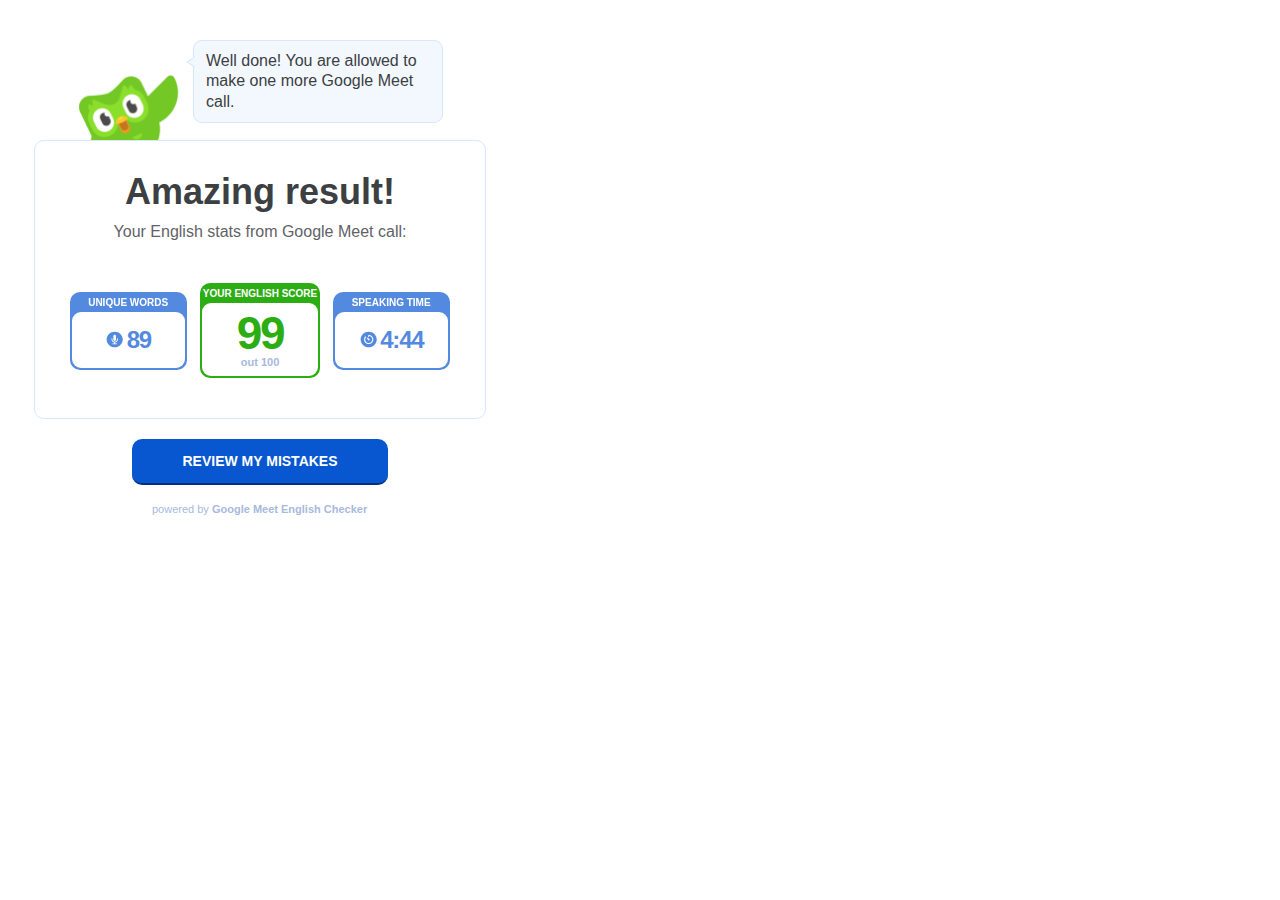
<file: popup/index.html>
<!DOCTYPE html>
<html lang="en">
<head>
  <meta charset="UTF-8">
  <meta http-equiv="X-UA-Compatible" content="IE=edge">
  <meta name="viewport" content="width=device-width, initial-scale=1.0">
  <link rel="stylesheet" href="./vars.css">
  <link rel="stylesheet" href="./style.css">
  
  
  <style>
   a,
   button,
   input,
   select,
   h1,
   h2,
   h3,
   h4,
   h5,
   * {
       box-sizing: border-box;
       margin: 0;
       padding: 0;
       border: none;
       text-decoration: none;
       background: none;
   
       -webkit-font-smoothing: antialiased;
   }
   
   menu, ol, ul {
       list-style-type: none;
       margin: 0;
       padding: 0;
   }
   </style>
  <title>Document</title>
</head>
<body>
  <div class="popup-body">
    <div class="message">
      <div class="message2">
        <img class="mascot" src="mascot0.png" />
        <div class="message-container">
          <img class="speech-bubble" src="speech-bubble0.svg" />
          <div class="message-text">
            Well done! You are allowed to make one more Google Meet call.
          </div>
        </div>
      </div>
      <div class="feedback-body">
        <div class="feedback-container">
          <div class="feedback-title">Amazing result!</div>
          <div class="feedback-subtitle">
            Your English stats from Google Meet call:
          </div>
        </div>
        <div class="stats-container">
          <div class="stat">
            <div class="stat-value-container">
              <div class="microphone-circle-fill-1">
                <img class="group" src="group0.svg" />
              </div>
              <div class="stat-value">89</div>
            </div>
            <div class="stat-label-container">
              <div class="stat-label">Unique words</div>
            </div>
          </div>
          <div class="stat2">
            <div class="stat-value-container2">
              <div class="stat-value2">99</div>
              <div class="stat-unit">out 100</div>
            </div>
            <div class="stat-label-container">
              <div class="stat-label2">YOUR English Score</div>
            </div>
          </div>
          <div class="stat">
            <div class="stat-value-container">
              <div class="timer-circle-fill-1">
                <img class="group2" src="group1.svg" />
              </div>
              <div class="stat-value">4:44</div>
            </div>
            <div class="stat-label-container">
              <div class="stat-label">Speaking time</div>
            </div>
          </div>
        </div>
      </div>
    </div>
    <div class="button">
      <div class="button-text">REVIEW MY MISTAKES</div>
    </div>
    <div class="footer-text">
      <span>
        <span class="footer-text-span">powered by</span>
        <span class="footer-text-span2">Google Meet English Checker</span>
      </span>
    </div>
  </div>
  
</body>
</html>
</file>
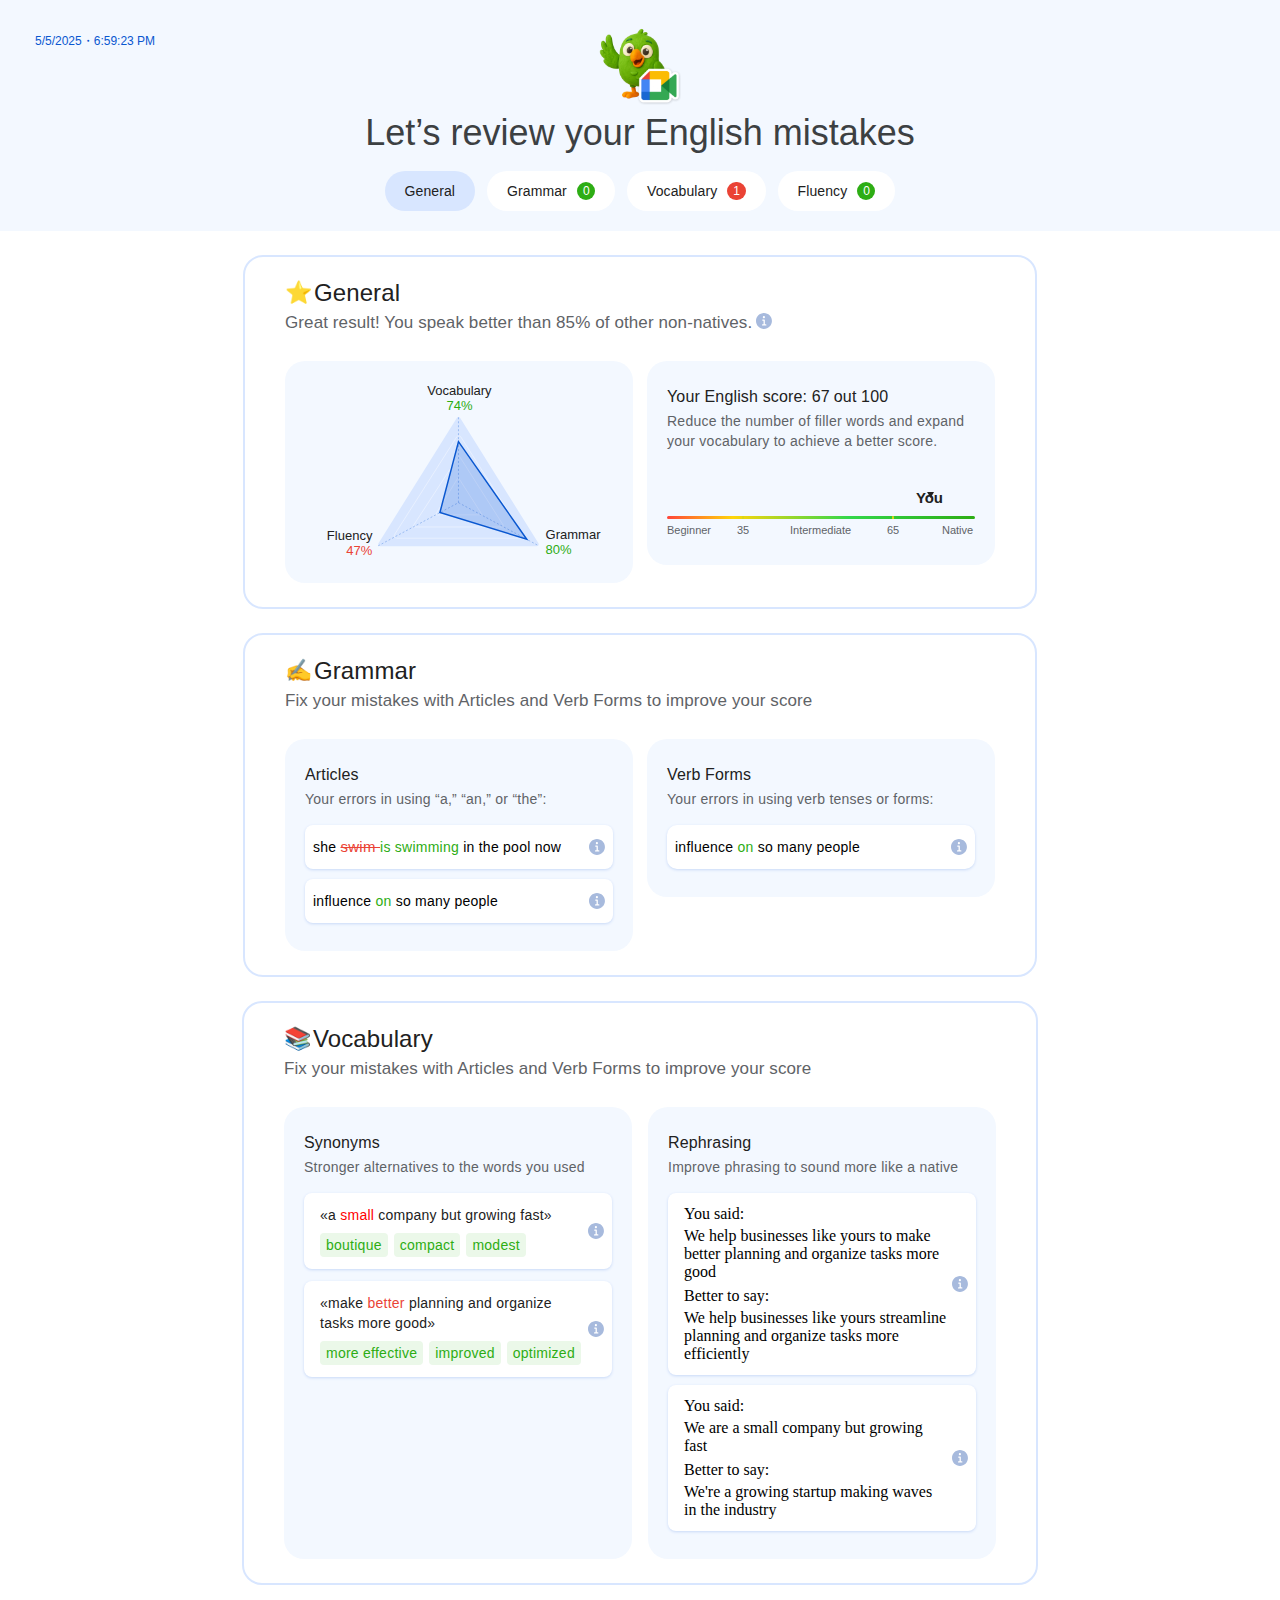
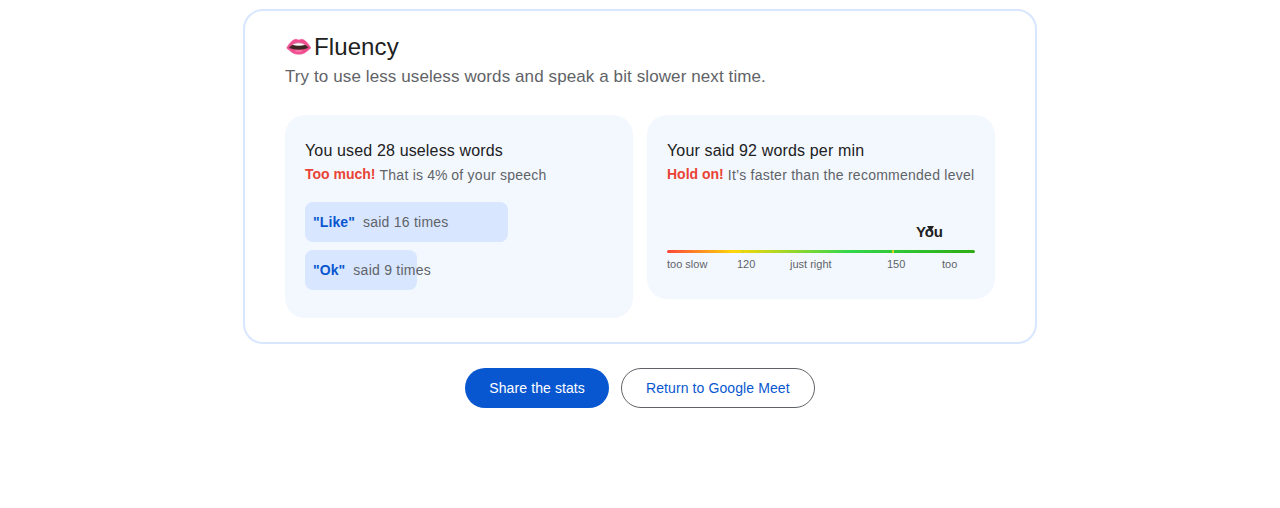
<file: post-meeting/index.html>
<!DOCTYPE html>
<html lang="en">
<head>
  <meta charset="UTF-8">
  <meta http-equiv="X-UA-Compatible" content="IE=edge">
  <meta name="viewport" content="width=device-width, initial-scale=1.0">
  <link rel="stylesheet" href="./vars.css">
  <link rel="stylesheet" href="./style.css">
  
  
  <style>
   a,
   button,
   input,
   select,
   h1,
   h2,
   h3,
   h4,
   h5,
   * {
       box-sizing: border-box;
       margin: 0;
       padding: 0;
       border: none;
       text-decoration: none;
       background: none;
   
       -webkit-font-smoothing: antialiased;
   }
   
   menu, ol, ul {
       list-style-type: none;
       margin: 0;
       padding: 0;
   }
   </style>
  <title>Document</title>
</head>
<body>
  <div class="general">
    <div class="hero">
      <div class="header-hero">
        <img
          class="adobe-express-file-1-2-1"
          src="src/adobe-express-file-1-2-10.png"
        />
        <h1>Let’s review your English mistakes</h1>
      </div>
      <div class="menu-tabs">
        <div class="general-tab tab-selected">
          <div class="label">General</div>
        </div>
        <div class="grammar-tab">
          <div class="label">Grammar</div>
          <div class="badge-green">
            <div class="badge-label">0</div>
          </div>
        </div>
        <div class="vocabulary-tab">
          <div class="label">Vocabulary</div>
          <div class="badge-red">
            <div class="badge-label">1</div>
          </div>
        </div>
        <div class="fluency-tab">
          <div class="label">Fluency</div>
          <div class="badge-green">
            <div class="badge-label">0</div>
          </div>
        </div>
      </div>
      <div class="meeting-info">5/5/2025・6:59:23 PM</div>
    </div>
    <div class="general-tab-body">
      <div class="general-header">
        <div class="header2">
          <div class="icon">⭐️</div>
          <div class="h-2-header">General</div>
        </div>
        <div class="frame-565">
          <div class="paragraph">
            Great result! You speak better than 85% of other non-natives.
          </div>
          <div class="info-circle-fill-1">
            <img class="group" src="src/group0.svg" />
          </div>
        </div>
      </div>
      <div class="general-cards">
        <div class="scale-card">
          <div class="frame-564">
            <div class="group-564">
              <img class="background" src="src/background0.svg" />
              <div class="frame-420">
                <div class="title">
                  <span>
                    <span class="title-span">Fluency</span>
                    <span class="title-span2">
                      <br />
                    </span>
                    <span class="title-span3">47%</span>
                  </span>
                </div>
              </div>
              <div class="frame-421">
                <div class="title2">
                  <span>
                    <span class="title-2-span">Grammar</span>
                    <span class="title-2-span2">
                      <br />
                    </span>
                    <span class="title-2-span3">80%</span>
                  </span>
                </div>
              </div>
              <div class="frame-422">
                <div class="title3">
                  <span>
                    <span class="title-3-span">Vocabulary</span>
                    <span class="title-3-span2">
                      <br />
                    </span>
                    <span class="title-3-span3">74%</span>
                  </span>
                </div>
              </div>
            </div>
          </div>
        </div>
        <div class="pace-card">
          <div class="text-section">
            <div class="frame-569">
              <div class="h-3-header">Your English score: 67</div>
              <div class="h-3-header2">out 100</div>
            </div>
            <div class="text">
              <div
                class="reduce-the-number-of-filler-words-and-expand-your-vocabulary-to-achieve-a-better-score"
              >
                Reduce the number of filler words and expand your vocabulary to
                achieve a better score.
              </div>
            </div>
          </div>
          <div class="speed-scale">
            <div class="header3">
              <div class="boring">You</div>
            </div>
            <img class="scale" src="src/scale0.svg" />
            <img class="polygon-1" src="src/polygon-10.svg" />
            <div class="bottom">
              <div class="_150">65</div>
              <div class="_120">35</div>
              <div class="normal">Intermediate</div>
              <div class="fast">Native</div>
              <div class="boring2">Beginner</div>
            </div>
          </div>
        </div>
      </div>
    </div>
    <div class="grammar-tab-body">
      <div class="grammar-header">
        <div class="grammar-header2">
          <div class="icon">✍️</div>
          <div class="h-2-header">Grammar</div>
        </div>
        <div class="paragraph">
          Fix your mistakes with Articles and Verb Forms to improve your score
        </div>
      </div>
      <div class="grammar-cards">
        <div class="grammar-card">
          <div class="text-section">
            <div class="h-3-header">Articles</div>
            <div class="text">
              <div class="your-errors-in-using-a-an-or-the">
                Your errors in using “a,” “an,” or “the”:
              </div>
            </div>
          </div>
          <div class="grammar-errors">
            <div class="grammar-error">
              <div class="she-swim-is-swimming-in-the-pool-now">
                <span>
                  <span class="she-swim-is-swimming-in-the-pool-now-span">she</span>
                  <span class="she-swim-is-swimming-in-the-pool-now-span2">
                    swim
                  </span>
                  <span class="she-swim-is-swimming-in-the-pool-now-span"></span>
                  <span class="she-swim-is-swimming-in-the-pool-now-span3">
                    is swimming
                  </span>
                  <span class="she-swim-is-swimming-in-the-pool-now-span">
                    in the pool now
                  </span>
                </span>
              </div>
              <div class="info-circle-fill-1">
                <img class="group" src="src/group0.svg" />
              </div>
            </div>
            <div class="grammar-error">
              <div class="influence-on-so-many-people">
                <span>
                  <span class="influence-on-so-many-people-span">influence</span>
                  <span class="influence-on-so-many-people-span2">on</span>
                  <span class="influence-on-so-many-people-span">
                    so many people
                  </span>
                </span>
              </div>
              <div class="info-circle-fill-1">
                <img class="group2" src="src/group0.svg" />
              </div>
            </div>
          </div>
        </div>
        <div class="grammar-card">
          <div class="text-section">
            <div class="h-3-header">Verb Forms</div>
            <div class="text">
              <div class="your-errors-in-using-verb-tenses-or-forms">
                Your errors in using verb tenses or forms:
              </div>
            </div>
          </div>
          <div class="grammar-errors">
            <div class="grammar-error2">
              <div class="influence-on-so-many-people">
                <span>
                  <span class="influence-on-so-many-people-span">influence</span>
                  <span class="influence-on-so-many-people-span2">on</span>
                  <span class="influence-on-so-many-people-span">
                    so many people
                  </span>
                </span>
              </div>
              <div class="info-circle-fill-1">
                <img class="group3" src="src/group0.svg" />
              </div>
            </div>
          </div>
        </div>
      </div>
    </div>
    <div class="vocabulary-tab-body">
      <div class="vocabulary-header">
        <div class="header2">
          <div class="icon">📚</div>
          <div class="h-2-header">Vocabulary</div>
        </div>
        <div class="paragraph">
          Fix your mistakes with Articles and Verb Forms to improve your score
        </div>
      </div>
      <div class="vocabulary-cards">
        <div class="synonyms">
          <div class="text-section">
            <div class="h-3-header">Synonyms</div>
            <div class="text">
              <div class="stronger-alternatives-to-the-words-you-used">
                Stronger alternatives to the words you used
              </div>
            </div>
          </div>
          <div class="synonyms-cards">
            <div class="synonyms-card">
              <div class="synonyms-card-block">
                <div class="a-small-company-but-growing-fast">
                  <span>
                    <span class="a-small-company-but-growing-fast-span">«a</span>
                    <span class="a-small-company-but-growing-fast-span2">
                      small
                    </span>
                    <span class="a-small-company-but-growing-fast-span">
                      company but growing fast»
                    </span>
                  </span>
                </div>
                <div class="words">
                  <div class="word">
                    <div class="boutique">boutique</div>
                  </div>
                  <div class="word">
                    <div class="compact">compact</div>
                  </div>
                  <div class="word">
                    <div class="modest">modest</div>
                  </div>
                </div>
              </div>
              <div class="info-circle-fill-1">
                <img class="group" src="src/group0.svg" />
              </div>
            </div>
            <div class="synonyms-card">
              <div class="synonyms-card-block">
                <div class="make-better-planning-and-organize-tasks-more-good">
                  <span>
                    <span
                      class="make-better-planning-and-organize-tasks-more-good-span"
                    >
                      «make
                    </span>
                    <span
                      class="make-better-planning-and-organize-tasks-more-good-span2"
                    >
                      better
                    </span>
                    <span
                      class="make-better-planning-and-organize-tasks-more-good-span"
                    >
                      planning and organize tasks more good»
                    </span>
                  </span>
                </div>
                <div class="words">
                  <div class="word">
                    <div class="more-effective">more effective</div>
                  </div>
                  <div class="word">
                    <div class="improved">improved</div>
                  </div>
                  <div class="word">
                    <div class="optimized">optimized</div>
                  </div>
                </div>
              </div>
              <div class="info-circle-fill-1">
                <img class="group2" src="src/group0.svg" />
              </div>
            </div>
          </div>
        </div>
        <div class="rephrasing">
          <div class="text-section">
            <div class="h-3-header">Rephrasing</div>
            <div class="text">
              <div class="improve-phrasing-to-sound-more-like-a-native">
                Improve phrasing to sound more like a native
              </div>
            </div>
          </div>
          <div class="rephrasing-cards">
            <div class="rephrasing-card">
              <div class="rephrasing-card-block">
                <div class="you-said">
                  <div class="you-said2">You said:</div>
                  <div
                    class="we-help-businesses-like-yours-to-make-better-planning-and-organize-tasks-more-good"
                  >
                    We help businesses like yours to make better planning and
                    organize tasks more good
                  </div>
                </div>
                <div class="better-to-say">
                  <div class="better-to-say2">Better to say:</div>
                  <div
                    class="we-help-businesses-like-yours-streamline-planning-and-organize-tasks-more-efficiently"
                  >
                    We help businesses like yours streamline planning and organize
                    tasks more efficiently
                  </div>
                </div>
              </div>
              <div class="info-circle-fill-1">
                <img class="group3" src="src/group0.svg" />
              </div>
            </div>
            <div class="rephrasing-card">
              <div class="rephrasing-card-block">
                <div class="you-said">
                  <div class="you-said2">You said:</div>
                  <div class="we-are-a-small-company-but-growing-fast">
                    We are a small company but growing fast
                  </div>
                </div>
                <div class="better-to-say">
                  <div class="better-to-say2">Better to say:</div>
                  <div class="we-re-a-growing-startup-making-waves-in-the-industry">
                    We&#039;re a growing startup making waves in the industry
                  </div>
                </div>
              </div>
              <div class="info-circle-fill-1">
                <img class="group4" src="src/group0.svg" />
              </div>
            </div>
          </div>
        </div>
      </div>
    </div>
    <div class="fluency-tab-body">
      <div class="header">
        <div class="header2">
          <div class="icon">👄</div>
          <div class="h-2-header">Fluency</div>
        </div>
        <div class="paragraph">
          Try to use less useless words and speak a bit slower next time.
        </div>
      </div>
      <div class="fluency-cards">
        <div class="fillers-card">
          <div class="text-section">
            <div class="h-3-header">You used 28 useless words</div>
            <div class="text">
              <div class="colored-label">
                <div class="red-label">
                  <div class="great-job">Too much!</div>
                </div>
              </div>
              <div class="that-is-4-of-your-speech">
                <span>
                  <span class="that-is-4-of-your-speech-span">That is</span>
                  <span class="that-is-4-of-your-speech-span2">4%</span>
                  <span class="that-is-4-of-your-speech-span">of your speech</span>
                </span>
              </div>
            </div>
          </div>
          <div class="histogram">
            <div class="histogram-block">
              <div class="filler"></div>
              <div class="filler-content">
                <div class="supporting-text">&quot;Like&quot;</div>
                <div class="supporting-text2">said 16 times</div>
              </div>
            </div>
            <div class="histogram-block">
              <div class="filler2"></div>
              <div class="filler-content">
                <div class="supporting-text">&quot;Ok&quot;</div>
                <div class="supporting-text2">said 9 times</div>
              </div>
            </div>
          </div>
        </div>
        <div class="pace-card">
          <div class="text-section">
            <div class="h-3-header2">Your said 92 words per min</div>
            <div class="text">
              <div class="colored-label">
                <div class="red-label">
                  <div class="great-job2">Hold on!</div>
                </div>
              </div>
              <div class="it-s-faster-than-the-recommended-level">
                It’s faster than the recommended level
              </div>
            </div>
          </div>
          <div class="speed-scale">
            <div class="header3">
              <div class="boring">You</div>
            </div>
            <img class="scale" src="src/scale0.svg" />
            <img class="polygon-1" src="src/polygon-10.svg" />
            <div class="bottom">
              <div class="_150">150</div>
              <div class="_120">120</div>
              <div class="normal">just right</div>
              <div class="fast">too fast</div>
              <div class="boring2">too slow</div>
            </div>
          </div>
        </div>
      </div>
    </div>
    
    <div class="buttons">
      <div class="share-button">
        <div class="state-layer">
          <div class="label-text">Share the stats</div>
        </div>
      </div>
      <div class="return-button">
        <div class="state-layer">
          <div class="label-text2">Return to Google Meet</div>
        </div>
      </div>
    </div>
  </div>

  
</body>
</html>
</file>
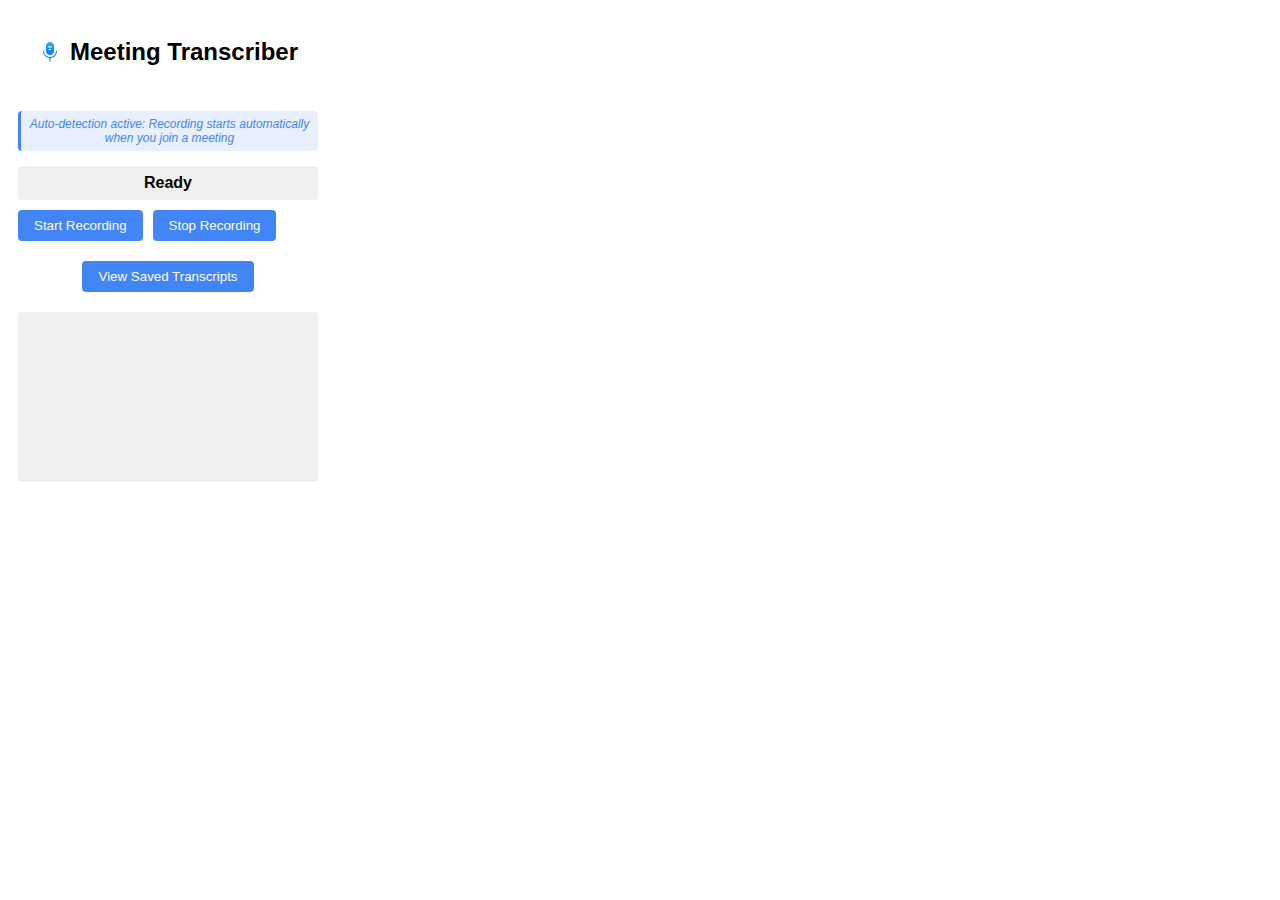
<file: popup.html>
<!DOCTYPE html>
<html>
<head>
  <title>Meeting Transcriber</title>
  <style>
    body {
      width: 300px;
      font-family: Arial, sans-serif;
      padding: 10px;
    }
    .container {
      display: flex;
      flex-direction: column;
      gap: 10px;
    }
    .button-group {
      display: flex;
      gap: 10px;
    }
    button {
      padding: 8px 16px;
      cursor: pointer;
      background-color: #4285f4;
      color: white;
      border: none;
      border-radius: 4px;
    }
    button:hover {
      background-color: #3367d6;
    }
    button:disabled {
      background-color: #cccccc;
      cursor: not-allowed;
    }
    .status {
      padding: 8px 10px;
      border-radius: 4px;
      background-color: #f0f0f0;
      text-align: center;
      font-weight: bold;
    }
    .status.recording {
      background-color: #ffd0d0;
      color: #d32f2f;
    }
    .status.transcribing {
      background-color: #d0f0ff;
      color: #0277bd;
    }
    #debugArea {
      margin-top: 10px;
      padding: 10px;
      background-color: #f0f0f0;
      border-radius: 4px;
      height: 150px;
      overflow-y: auto;
      white-space: pre-wrap;
      word-break: break-word;
    }
    .view-transcripts {
      margin-top: 10px;
      text-align: center;
    }
    .auto-detect-info {
      font-size: 12px;
      color: #4285f4;
      margin: 5px 0;
      text-align: center;
      font-style: italic;
      background-color: #e8f0fe;
      padding: 6px;
      border-radius: 4px;
      border-left: 3px solid #4285f4;
    }
    .header {
      display: flex;
      align-items: center;
      justify-content: center;
      margin-bottom: 10px;
    }
    .header img {
      width: 24px;
      height: 24px;
      margin-right: 8px;
    }
  </style>
</head>
<body>
  <div class="container">
    <div class="header">
      <img src="icon48.png" alt="Logo">
      <h2>Meeting Transcriber</h2>
    </div>
    <div class="auto-detect-info">Auto-detection active: Recording starts automatically when you join a meeting</div>
    <div id="status" class="status">Ready</div>
    <div class="button-group">
      <button id="startButton">Start Recording</button>
      <button id="stopButton">Stop Recording</button>
    </div>
    <div class="view-transcripts">
      <button id="viewTranscriptsButton">View Saved Transcripts</button>
    </div>
    <div id="debugArea"></div>
  </div>
  <script src="popup.js"></script>
</body>
</html>
</file>
<file: popup/vars.css>
/* Figma Styles of your File */
:root {
  /* Colors */
  --scale-red-red: linear-gradient(
    90deg,
    rgba(255, 69, 58, 1) 0%,
    rgba(255, 214, 10, 1) 18.50000023841858%,
    rgba(50, 215, 75, 1) 41.49999916553497%,
    rgba(50, 215, 75, 1) 60.50000190734863%,
    rgba(255, 214, 10, 1) 79.50000166893005%,
    rgba(255, 69, 58, 1) 100%
  );
  --scale-red-green: linear-gradient(
    90deg,
    rgba(255, 69, 58, 1) 0%,
    rgba(255, 214, 10, 1) 21.361538767814636%,
    rgba(50, 215, 75, 1) 58.858078718185425%,
    rgba(45, 173, 20, 1) 99.80074167251587%
  );

  /* Fonts */
  /* Effects */
}
/* Figma Color Variables of your File */
:root,
[data-variable-collection-mode="mode-1"] {
  /* mode-1 */
  --red: #ea4335;
  --text-black: #212121;
  --green: #2dad14;
  --blue: #0957d0;
  --text-grey: #5f6367;
  --white: #ffffff;
  --backgound-light-blue: #f3f8ff;
  --background-dark-blue: #d8e6ff;
  --header-black: #3c4042;
  --icon-blue: #a7badd;
  --grey: #c8ccd1;
}
</file>
<file: popup/style.css>
.popup-body,
.popup-body * {
  box-sizing: border-box;
}
.popup-body {
  background: #ffffff;
  border-radius: 40px;
  padding: 40px 35px 40px 35px;
  display: flex;
  flex-direction: column;
  gap: 20px;
  align-items: center;
  justify-content: flex-start;
  max-width: 520px;
  position: relative;
}
.message {
  display: flex;
  flex-direction: column;
  gap: 0px;
  align-items: center;
  justify-content: flex-start;
  flex-shrink: 0;
  max-width: 450px;
  position: relative;
}
.message2 {
  display: flex;
  flex-direction: column;
  gap: 5px;
  align-items: flex-start;
  justify-content: flex-start;
  flex-shrink: 0;
  width: 366px;
  height: 100px;
  position: relative;
}
.mascot {
  flex-shrink: 0;
  width: 104.06px;
  height: 71.32px;
  position: absolute;
  left: 0px;
  bottom: 0px;
  object-fit: cover;
  aspect-ratio: 104.06/71.32;
}
.message-container {
  background: var(--backgound-light-blue, #f3f8ff);
  border-radius: 9px;
  border-style: solid;
  border-color: var(--background-dark-blue, #d8e6ff);
  border-width: 1px;
  padding: 10px 12px 10px 12px;
  display: flex;
  flex-direction: row;
  gap: 10px;
  align-items: center;
  justify-content: center;
  flex-shrink: 0;
  width: 250px;
  position: absolute;
  right: 0px;
  top: 0px;
}
.speech-bubble {
  flex-shrink: 0;
  width: 9px;
  height: 11.67px;
  position: absolute;
  left: -8px;
  top: 15.17px;
  overflow: visible;
}
.message-text {
  color: var(--header-black, #3c4042);
  text-align: left;
  font-family: "Roboto-Regular", sans-serif;
  font-size: 16px;
  line-height: 20.25px;
  font-weight: 400;
  position: relative;
  flex: 1;
}
.feedback-body {
  border-radius: 10px;
  border-style: solid;
  border-color: var(--background-dark-blue, #d8e6ff);
  border-width: 1px;
  padding: 30px 35px 40px 35px;
  display: flex;
  flex-direction: column;
  gap: 40px;
  align-items: center;
  justify-content: flex-start;
  flex-shrink: 0;
  position: relative;
}
.feedback-container {
  display: flex;
  flex-direction: column;
  gap: 10.12px;
  align-items: center;
  justify-content: flex-start;
  align-self: stretch;
  flex-shrink: 0;
  height: 72px;
  position: relative;
}
.feedback-title {
  color: var(--header-black, #3c4042);
  text-align: center;
  font-family: "SfCompactRounded-Bold", sans-serif;
  font-size: 36px;
  font-weight: 700;
  position: relative;
}
.feedback-subtitle {
  color: var(--text-grey, #5f6367);
  text-align: center;
  font-family: "Roboto-Regular", sans-serif;
  font-size: 16px;
  font-weight: 400;
  position: relative;
}
.stats-container {
  display: flex;
  flex-direction: row;
  gap: 13px;
  align-items: center;
  justify-content: flex-start;
  flex-shrink: 0;
  position: relative;
}
.stat {
  background: linear-gradient(to left, #0957d0, #0957d0),
    linear-gradient(to left, #ffffff, #ffffff);
  border-radius: 10.12px;
  opacity: 0.7;
  padding: 20px 13px 2px 13px;
  display: flex;
  flex-direction: column;
  align-items: center;
  justify-content: flex-end;
  flex-shrink: 0;
  width: 117px;
  position: relative;
}
.stat-value-container {
  background: #ffffff;
  border-radius: 9px;
  padding: 0px 37.12px 0px 37.12px;
  display: flex;
  flex-direction: row;
  gap: 2.25px;
  align-items: center;
  justify-content: center;
  flex-shrink: 0;
  width: 113px;
  height: 56px;
  position: relative;
}
.microphone-circle-fill-1 {
  flex-shrink: 0;
  width: 18.39px;
  height: 17.94px;
  position: relative;
  overflow: hidden;
}
.group {
  width: 100%;
  height: 100%;
  position: absolute;
  right: 0%;
  left: 0%;
  bottom: 0%;
  top: 0%;
  overflow: visible;
}
.stat-value {
  color: var(--blue, #0957d0);
  text-align: center;
  font-family: "Roboto-Bold", sans-serif;
  font-size: 24px;
  letter-spacing: -0.05em;
  font-weight: 700;
  position: relative;
  display: flex;
  align-items: center;
  justify-content: center;
}
.stat-label-container {
  flex-shrink: 0;
  width: 116px;
  position: static;
}
.stat-label {
  color: var(--white, #ffffff);
  text-align: center;
  font-family: "SfCompactRounded-Bold", sans-serif;
  font-size: 10px;
  line-height: 9px;
  font-weight: 700;
  text-transform: uppercase;
  position: absolute;
  left: 0.16px;
  top: 6px;
  width: 116px;
  height: 9px;
}
.stat2 {
  background: linear-gradient(to left, #2dad14, #2dad14),
    linear-gradient(to left, #ffffff, #ffffff);
  border-radius: 10.12px;
  padding: 20px 13px 2px 13px;
  display: flex;
  flex-direction: column;
  align-items: center;
  justify-content: flex-end;
  flex-shrink: 0;
  width: 120px;
  position: relative;
}
.stat-value-container2 {
  background: #ffffff;
  border-radius: 9px;
  display: flex;
  flex-direction: column;
  gap: 2px;
  align-items: center;
  justify-content: center;
  flex-shrink: 0;
  width: 116px;
  height: 73px;
  position: relative;
  overflow: hidden;
}
.stat-value2 {
  color: var(--green, #2dad14);
  text-align: center;
  font-family: "Roboto-Bold", sans-serif;
  font-size: 46px;
  line-height: 44px;
  letter-spacing: -0.05em;
  font-weight: 700;
  position: relative;
  width: 112px;
  height: 44px;
  display: flex;
  align-items: center;
  justify-content: center;
}
.stat-unit {
  color: var(--icon-blue, #a7badd);
  text-align: center;
  font-family: "Roboto-ExtraBold", sans-serif;
  font-size: 11px;
  line-height: 11px;
  font-weight: 800;
  position: relative;
  width: 112.5px;
  display: flex;
  align-items: center;
  justify-content: center;
}
.stat-label2 {
  color: var(--white, #ffffff);
  text-align: center;
  font-family: "SfCompactRounded-Bold", sans-serif;
  font-size: 10px;
  line-height: 9px;
  font-weight: 700;
  text-transform: uppercase;
  position: absolute;
  left: 2px;
  top: 6px;
  width: 116px;
  height: 9px;
}
.timer-circle-fill-1 {
  flex-shrink: 0;
  width: 18.39px;
  height: 17.94px;
  position: relative;
  overflow: hidden;
  aspect-ratio: 18.39/17.94;
}
.group2 {
  width: 100%;
  height: 100%;
  position: absolute;
  right: 0%;
  left: 0%;
  bottom: 0%;
  top: 0%;
  overflow: visible;
}
.button {
  background: var(--blue, #0957d0);
  border-radius: 10px;
  border-style: solid;
  border-color: #00317c;
  border-width: 0px 0px 2px 0px;
  padding: 14px 50px 14px 50px;
  display: flex;
  flex-direction: row;
  gap: 5px;
  align-items: center;
  justify-content: center;
  flex-shrink: 0;
  position: relative;
}
.button-text {
  color: #ffffff;
  text-align: center;
  font-family: "Roboto-Bold", sans-serif;
  font-size: 14px;
  font-weight: 700;
  position: relative;
}
.footer-text {
  color: var(--icon-blue, #a7badd);
  text-align: center;
  font-family: "-", sans-serif;
  font-size: 11px;
  font-weight: 400;
  position: absolute;
  left: 152px;
  bottom: 10px;
}
.footer-text-span {
  font-family: "Roboto-Regular", sans-serif;
}
.footer-text-span2 {
  font-family: "Roboto-Bold", sans-serif;
  font-weight: 700;
}
</file>
<file: post-meeting/vars.css>
/* Figma Styles of your File */
:root {
  /* Colors */
  --scale-red-red: linear-gradient(
    90deg,
    rgba(255, 69, 58, 1) 0%,
    rgba(255, 214, 10, 1) 18.50000023841858%,
    rgba(50, 215, 75, 1) 41.49999916553497%,
    rgba(50, 215, 75, 1) 60.50000190734863%,
    rgba(255, 214, 10, 1) 79.50000166893005%,
    rgba(255, 69, 58, 1) 100%
  );
  --scale-red-green: linear-gradient(
    90deg,
    rgba(255, 69, 58, 1) 0%,
    rgba(255, 214, 10, 1) 21.361538767814636%,
    rgba(50, 215, 75, 1) 58.858078718185425%,
    rgba(45, 173, 20, 1) 99.80074167251587%
  );

  /* Fonts */
  --font-primary: 'Google Sans', 'Roboto', sans-serif;
  --m3-display-small-font-family: 'Google Sans', 'Roboto', sans-serif;
  --m3-label-large-font-family: 'Google Sans', 'Roboto', sans-serif;
  --m3-label-small-font-family: 'Google Sans', 'Roboto', sans-serif;
  --m3-title-medium-font-family: 'Google Sans', 'Roboto', sans-serif;
  --m3-body-medium-font-family: 'Google Sans', 'Roboto', sans-serif;
  --body-medium-font: 'Google Sans', 'Roboto', sans-serif;
  --title-3-emphasized-font-family: 'Google Sans', 'Roboto', sans-serif;
  --body-small-font-family: 'Google Sans', 'Roboto', sans-serif;
  --body-small-strong-font-family: 'Google Sans', 'Roboto', sans-serif;
  --var-sds-typography-body-font-family: 'Google Sans', 'Roboto', sans-serif;
  --m3-label-large-prominent-font-family: 'Google Sans', 'Roboto', sans-serif;
  --subheadline-regular-font-family: 'Google Sans', 'Roboto', sans-serif;
  
  /* Effects */
}
</file>
<file: post-meeting/style.css>
.general,
.general * {
  box-sizing: border-box;
}
.general {
  background: var(--white, #ffffff);
  padding: 0px 0px 100px 0px;
  display: flex;
  flex-direction: column;
  gap: 24px;
  align-items: center;
  justify-content: flex-start;
  position: relative;
}
.hero {
  background: var(--backgound-light-blue, #f3f8ff);
  padding: 25px 29px 20px 29px;
  display: flex;
  flex-direction: column;
  gap: 16px;
  align-items: center;
  justify-content: flex-start;
  align-self: stretch;
  flex-shrink: 0;
  position: relative;
}
.header-hero,
.header-hero * {
  box-sizing: border-box;
}
.header-hero {
  display: flex;
  flex-direction: column;
  gap: 4px;
  align-items: center;
  justify-content: flex-start;
  flex-shrink: 0;
  position: relative;
}
.adobe-express-file-1-2-1 {
  flex-shrink: 0;
  width: 82px;
  height: 82px;
  position: relative;
  object-fit: cover;
  aspect-ratio: 1;
}
h1 {
  color: #3c4042;
  text-align: center;
  font-family: var(
    --m3-display-small-font-family,
    "Roboto-Regular",
    sans-serif
  );
  font-size: var(--m3-display-small-font-size, 36px);
  line-height: var(--m3-display-small-line-height, 44px);
  font-weight: var(--m3-display-small-font-weight, 400);
  position: relative;
  display: flex;
  align-items: center;
  justify-content: center;
}
.menu-tabs {
  display: flex;
  flex-direction: row;
  gap: 12px;
  align-items: flex-start;
  justify-content: center;
  flex-shrink: 0;
  position: relative;
}
.tab-selected {
  background: var(--background-dark-blue, #d8e6ff) !important;
}
.general-tab {
  background: var(--white, #ffffff);
  border-radius: 30px;
  padding: 10px 20px 10px 20px;
  display: flex;
  flex-direction: row;
  gap: 10px;
  align-items: center;
  justify-content: center;
  flex-shrink: 0;
  position: relative;
}
.label {
  color: var(--text-black, #212121);
  text-align: center;
  font-family: var(--m3-label-large-font-family, "Roboto-Medium", sans-serif);
  font-size: var(--m3-label-large-font-size, 14px);
  line-height: var(--m3-label-large-line-height, 20px);
  letter-spacing: var(--m3-label-large-letter-spacing, 0.1px);
  font-weight: var(--m3-label-large-font-weight, 500);
  position: relative;
  display: flex;
  align-items: center;
  justify-content: center;
}
.grammar-tab {
  background: var(--white, #ffffff);
  border-radius: 30px;
  padding: 10px 20px 10px 20px;
  display: flex;
  flex-direction: row;
  gap: 10px;
  align-items: center;
  justify-content: center;
  flex-shrink: 0;
  position: relative;
}
.badge-green {
  background: var(--green, #2dad14);
  border-radius: 100px;
  border-style: solid;
  border-color: transparent;
  border-width: 1px;
  padding: 0px 4px 0px 5px;
  display: flex;
  flex-direction: row;
  gap: 0px;
  align-items: center;
  justify-content: center;
  flex-shrink: 0;
  min-width: 16px;
  max-width: 34px;
  position: relative;
  overflow: hidden;
}
.badge-label {
  color: var(--white, #ffffff);
  text-align: center;
  font-family: var(--m3-label-small-font-family, "Roboto-Medium", sans-serif);
  font-size: var(--m3-label-small-font-size, 12px);
  line-height: var(--m3-label-small-line-height, 16px);
  letter-spacing: var(--m3-label-small-letter-spacing, 0.5px);
  font-weight: var(--m3-label-small-font-weight, 500);
  position: relative;
  flex: 1;
  display: flex;
  align-items: center;
  justify-content: center;
}
.vocabulary-tab {
  background: var(--white, #ffffff);
  border-radius: 30px;
  padding: 10px 20px 10px 20px;
  display: flex;
  flex-direction: row;
  gap: 10px;
  align-items: center;
  justify-content: center;
  flex-shrink: 0;
  position: relative;
}
.badge-red {
  background: var(--red, #ea4335);
  border-radius: 100px;
  border-style: solid;
  border-color: transparent;
  border-width: 1px;
  padding: 0px 4px 0px 5px;
  display: flex;
  flex-direction: row;
  gap: 0px;
  align-items: center;
  justify-content: center;
  flex-shrink: 0;
  min-width: 16px;
  max-width: 34px;
  position: relative;
  overflow: hidden;
}
.fluency-tab {
  background: var(--white, #ffffff);
  border-radius: 30px;
  padding: 10px 20px 10px 20px;
  display: flex;
  flex-direction: row;
  gap: 10px;
  align-items: center;
  justify-content: center;
  flex-shrink: 0;
  position: relative;
}
.meeting-info {
  color: var(--blue, #0957d0);
  text-align: right;
  font-family: "DmMono-Medium", sans-serif;
  font-size: 12px;
  line-height: 12px;
  font-weight: 500;
  position: absolute;
  left: 35px;
  top: 35px;
  display: flex;
  align-items: center;
  justify-content: flex-end;
}
.general-tab-body {
  border-radius: 20px;
  border-style: solid;
  border-color: var(--background-dark-blue, #d8e6ff);
  border-width: 2px;
  padding: 24px 40px 24px 40px;
  display: flex;
  flex-direction: column;
  gap: 14px;
  align-items: flex-start;
  justify-content: flex-start;
  flex-shrink: 0;
  position: relative;
}
.general-header {
  display: flex;
  flex-direction: column;
  gap: 8px;
  align-items: flex-start;
  justify-content: flex-start;
  flex-shrink: 0;
  position: relative;
}
.header2 {
  display: flex;
  flex-direction: row;
  gap: 4px;
  align-items: flex-start;
  justify-content: flex-start;
  flex-shrink: 0;
  position: relative;
}
.icon {
  color: #1f1f1f;
  text-align: center;
  font-family: "Roboto-Medium", sans-serif;
  font-size: 22px;
  line-height: 24px;
  letter-spacing: var(--label-large-tracking, 0.1px);
  font-weight: 500;
  position: relative;
  width: 25px;
  height: 24px;
}
.h-2-header {
  color: var(--text-black, #212121);
  text-align: left;
  font-family: "Roboto-Medium", sans-serif;
  font-size: 24px;
  line-height: 24px;
  letter-spacing: var(--label-large-tracking, 0.1px);
  font-weight: 500;
  position: relative;
  flex: 1;
  display: flex;
  align-items: center;
  justify-content: flex-start;
}
.frame-565 {
  display: flex;
  flex-direction: row;
  gap: 4px;
  align-items: flex-start;
  justify-content: flex-start;
  flex-shrink: 0;
  position: relative;
}
.paragraph {
  color: var(--text-grey, #5f6367);
  text-align: left;
  font-family: "Roboto-Regular", sans-serif;
  font-size: 17px;
  line-height: var(--label-large-line-height, 20px);
  letter-spacing: var(--label-large-tracking, 0.1px);
  font-weight: 400;
  position: relative;
  display: flex;
  align-items: center;
  justify-content: flex-start;
}
.general-cards {
  display: flex;
  flex-direction: row;
  gap: 14px;
  align-items: flex-start;
  justify-content: flex-start;
  flex-wrap: wrap;
  align-content: flex-start;
  flex-shrink: 0;
  max-width: 710px;
  position: relative;
}
.scale-card {
  background: var(--backgound-light-blue, #f3f8ff);
  border-radius: 20px;
  padding: 24px 20px 28px 20px;
  display: flex;
  flex-direction: column;
  gap: 16px;
  align-items: flex-start;
  justify-content: flex-start;
  flex-shrink: 0;
  width: 348px;
  position: relative;
}
.frame-564 {
  border-radius: 7.2px;
  padding: 17.28px 0px 17.28px 0px;
  display: flex;
  flex-direction: column;
  gap: 7.2px;
  align-items: center;
  justify-content: center;
  align-self: stretch;
  flex-shrink: 0;
  height: 170.19px;
  position: relative;
}
.group-564 {
  flex-shrink: 0;
  width: 307.07px;
  height: 174.85px;
  position: static;
}
.background {
  width: 165px;
  height: 132px;
  position: absolute;
  left: 71px;
  top: 30px;
  overflow: visible;
}
.frame-420 {
  display: flex;
  flex-direction: column;
  gap: 0.87px;
  align-items: flex-start;
  justify-content: flex-start;
  width: 66.94px;
  height: 26.56px;
  position: absolute;
  left: 0.46px;
  top: 142.59px;
}
.title {
  text-align: right;
  font-family: "Roboto-Medium", sans-serif;
  font-size: 13px;
  font-weight: 500;
  position: relative;
  width: 66.94px;
  display: flex;
  align-items: center;
  justify-content: flex-end;
}
.title-span {
  color: var(--text-black, #212121);
}
.title-span2 {
  color: var(--text-primary, rgba(255, 255, 255, 0.85));
}
.title-span3 {
  color: var(--red, #ea4335);
}
.frame-421 {
  display: flex;
  flex-direction: column;
  gap: 0.87px;
  align-items: flex-start;
  justify-content: flex-start;
  width: 66.94px;
  height: 30.19px;
  position: absolute;
  left: 240.59px;
  top: 142.33px;
}
.title2 {
  text-align: left;
  font-family: "Roboto-Medium", sans-serif;
  font-size: 13px;
  font-weight: 500;
  position: relative;
  width: 66.94px;
  display: flex;
  align-items: center;
  justify-content: flex-start;
}
.title-2-span {
  color: var(--text-black, #212121);
}
.title-2-span2 {
  color: var(--text-primary, rgba(255, 255, 255, 0.85));
}
.title-2-span3 {
  color: var(--green, #2dad14);
}
.frame-422 {
  display: flex;
  flex-direction: column;
  gap: 0.87px;
  align-items: center;
  justify-content: flex-start;
  width: 66.94px;
  height: 26.56px;
  position: absolute;
  left: 121px;
  top: -2.33px;
}
.title3 {
  text-align: center;
  font-family: "Roboto-Medium", sans-serif;
  font-size: 13px;
  font-weight: 500;
  position: relative;
  width: 66.94px;
  display: flex;
  align-items: center;
  justify-content: center;
}
.title-3-span {
  color: var(--text-black, #212121);
}
.title-3-span2 {
  color: var(--text-primary, rgba(255, 255, 255, 0.85));
}
.title-3-span3 {
  color: var(--green, #2dad14);
}
.frame-569 {
  display: flex;
  flex-direction: row;
  gap: 4px;
  align-items: flex-start;
  justify-content: flex-start;
  flex-shrink: 0;
  position: relative;
}

.h-3-header2 {
  color: rgba(33, 33, 33, 0.5);
  text-align: left;
  font-family: var(--m3-title-medium-font-family, "Roboto-Medium", sans-serif);
  font-size: var(--m3-title-medium-font-size, 16px);
  line-height: var(--m3-title-medium-line-height, 24px);
  letter-spacing: var(--m3-title-medium-letter-spacing, 0.15px);
  font-weight: var(--m3-title-medium-font-weight, 500);
  position: relative;
  display: flex;
  align-items: center;
  justify-content: flex-start;
}
.reduce-the-number-of-filler-words-and-expand-your-vocabulary-to-achieve-a-better-score {
  color: var(--text-grey, #5f6367);
  text-align: left;
  font-family: var(--m3-body-medium-font-family, "Roboto-Regular", sans-serif);
  font-size: var(--m3-body-medium-font-size, 14px);
  line-height: var(--m3-body-medium-line-height, 20px);
  letter-spacing: var(--m3-body-medium-letter-spacing, 0.25px);
  font-weight: var(--m3-body-medium-font-weight, 400);
  position: relative;
  flex: 1;
  display: flex;
  align-items: center;
  justify-content: flex-start;
}
.header3 {
  align-self: stretch;
  flex-shrink: 0;
  height: 22px;
  position: relative;
  overflow: hidden;
}
.boring {
  color: var(--text-black, #212121);
  text-align: left;
  font-family: var(
    --title-3-emphasized-font-family,
    "SfPro-Semibold",
    sans-serif
  );
  font-size: var(--title-3-emphasized-font-size, 15px);
  line-height: var(--title-3-emphasized-line-height, 22px);
  letter-spacing: var(--title-3-emphasized-letter-spacing, -0.01em);
  font-weight: var(--title-3-emphasized-font-weight, 600);
  position: absolute;
  left: 249px;
  top: -3px;
  display: flex;
  align-items: center;
  justify-content: flex-start;
}
.scale {
  border-radius: 3px;
  display: flex;
  flex-direction: column;
  gap: 0px;
  align-items: flex-start;
  justify-content: flex-start;
  align-self: stretch;
  flex-shrink: 0;
  height: auto;
  position: relative;
  overflow: visible;
}
.bottom {
  align-self: stretch;
  flex-shrink: 0;
  height: 14px;
  position: relative;
  overflow: hidden;
}
._150 {
  color: var(--text-grey, #5f6367);
  text-align: left;
  font-family: "Roboto-Regular", sans-serif;
  font-size: 11px;
  line-height: 14px;
  font-weight: 400;
  position: absolute;
  left: 220px;
  top: 0px;
  display: flex;
  align-items: center;
  justify-content: flex-start;
}

.boring2 {
  color: var(--text-grey, #5f6367);
  text-align: left;
  font-family: "Roboto-Regular", sans-serif;
  font-size: 11px;
  line-height: 14px;
  font-weight: 400;
  position: absolute;
  left: 0px;
  top: 0px;
  display: flex;
  align-items: center;
  justify-content: flex-start;
}
.buttons {
  display: flex;
  flex-direction: row;
  gap: 12px;
  align-items: flex-start;
  justify-content: center;
  flex-shrink: 0;
  position: relative;
}
.share-button {
  background: var(--blue, #0957d0);
  border-radius: 100px;
  display: flex;
  flex-direction: column;
  gap: 8px;
  align-items: center;
  justify-content: center;
  flex-shrink: 0;
  height: 40px;
  position: relative;
  overflow: hidden;
}
.state-layer {
  padding: 10px 24px 10px 24px;
  display: flex;
  flex-direction: row;
  gap: 8px;
  align-items: center;
  justify-content: center;
  align-self: stretch;
  flex: 1;
  position: relative;
}
.label-text {
  color: var(--white, #ffffff);
  text-align: center;
  font-family: var(--m3-label-large-font-family, "Roboto-Medium", sans-serif);
  font-size: var(--m3-label-large-font-size, 14px);
  line-height: var(--m3-label-large-line-height, 20px);
  letter-spacing: var(--m3-label-large-letter-spacing, 0.1px);
  font-weight: var(--m3-label-large-font-weight, 500);
  position: relative;
  display: flex;
  align-items: center;
  justify-content: center;
}
.return-button {
  border-radius: 100px;
  border-style: solid;
  border-color: var(--text-grey, #5f6367);
  border-width: 1px;
  display: flex;
  flex-direction: column;
  gap: 8px;
  align-items: center;
  justify-content: center;
  flex-shrink: 0;
  height: 40px;
  position: relative;
  overflow: hidden;
}
.label-text2 {
  color: var(--blue, #0957d0);
  text-align: center;
  font-family: var(--m3-label-large-font-family, "Roboto-Medium", sans-serif);
  font-size: var(--m3-label-large-font-size, 14px);
  line-height: var(--m3-label-large-line-height, 20px);
  letter-spacing: var(--m3-label-large-letter-spacing, 0.1px);
  font-weight: var(--m3-label-large-font-weight, 500);
  position: relative;
  display: flex;
  align-items: center;
  justify-content: center;
}

.grammar-tab-body,
.grammar-tab-body * {
  box-sizing: border-box;
}
.grammar-tab-body {
  border-radius: 20px;
  border-style: solid;
  border-color: var(--background-dark-blue, #d8e6ff);
  border-width: 2px;
  padding: 24px 40px 24px 40px;
  display: flex;
  flex-direction: column;
  gap: 14px;
  align-items: flex-start;
  justify-content: flex-start;
  flex-shrink: 0;
  position: relative;
}
.grammar-header, .general-header, .vocabulary-header, .header {
  margin-bottom: 14px;
}
.grammar-header {
  display: flex;
  flex-direction: column;
  gap: 8px;
  align-items: flex-start;
  justify-content: flex-start;
  align-self: stretch;
  flex-shrink: 0;
  position: relative;
}
.grammar-header2 {
  display: flex;
  flex-direction: row;
  gap: 4px;
  align-items: flex-start;
  justify-content: flex-start;
  align-self: stretch;
  flex-shrink: 0;
  position: relative;
}
.paragraph {
  color: var(--text-grey, #5f6367);
  text-align: left;
  font-family: "Roboto-Regular", sans-serif;
  font-size: 17px;
  line-height: var(--label-large-line-height, 20px);
  letter-spacing: var(--label-large-tracking, 0.1px);
  font-weight: 400;
  position: relative;
  display: flex;
  align-items: center;
  justify-content: flex-start;
}
.grammar-cards {
  display: flex;
  flex-direction: row;
  gap: 14px;
  align-items: flex-start;
  justify-content: flex-start;
  flex-wrap: wrap;
  align-content: flex-start;
  flex-shrink: 0;
  max-width: 710px;
  position: relative;
}
.grammar-card {
  background: var(--backgound-light-blue, #f3f8ff);
  border-radius: 20px;
  padding: 24px 20px 28px 20px;
  display: flex;
  flex-direction: column;
  gap: 16px;
  align-items: flex-start;
  justify-content: flex-start;
  flex-shrink: 0;
  width: 348px;
  position: relative;
}
.text-section {
  display: flex;
  flex-direction: column;
  gap: 2px;
  align-items: flex-start;
  justify-content: flex-start;
  align-self: stretch;
  flex-shrink: 0;
  position: relative;
}
.your-errors-in-using-a-an-or-the {
  color: var(--text-grey, #5f6367);
  text-align: left;
  font-family: var(--m3-body-medium-font-family, "Roboto-Regular", sans-serif);
  font-size: var(--m3-body-medium-font-size, 14px);
  line-height: var(--m3-body-medium-line-height, 20px);
  letter-spacing: var(--m3-body-medium-letter-spacing, 0.25px);
  font-weight: var(--m3-body-medium-font-weight, 400);
  position: relative;
  flex: 1;
  display: flex;
  align-items: center;
  justify-content: flex-start;
}
.grammar-errors {
  display: flex;
  flex-direction: column;
  gap: 10px;
  align-items: flex-start;
  justify-content: flex-start;
  flex-shrink: 0;
  position: relative;
}
.grammar-error {
  min-width: 308px;
  background: var(--white, #ffffff);
  border-radius: 8px;
  padding: 12px 8px 12px 8px;
  display: flex;
  flex-direction: row;
  gap: 4px;
  align-items: center;
  justify-content: flex-start;
  align-self: stretch;
  flex-shrink: 0;
  position: relative;
  box-shadow: 0px 1px 3px 0px rgba(200, 217, 247, 1);
  overflow: hidden;
}
.she-swim-is-swimming-in-the-pool-now {
  text-align: left;
  font-family: var(--body-medium-font, "Roboto-Regular", sans-serif);
  font-size: var(--body-medium-size, 14px);
  line-height: var(--body-medium-line-height, 20px);
  letter-spacing: var(--body-medium-tracking, 0.25px);
  font-weight: 400;
  position: relative;
  flex: 1;
  display: flex;
  align-items: center;
  justify-content: flex-start;
}
.she-swim-is-swimming-in-the-pool-now-span {
  color: #000000;
  font-family: var(--m3-body-medium-font-family, "Roboto-Regular", sans-serif);
  font-size: var(--m3-body-medium-font-size, 14px);
  line-height: var(--m3-body-medium-line-height, 20px);
  letter-spacing: var(--m3-body-medium-letter-spacing, 0.25px);
  font-weight: var(--m3-body-medium-font-weight, 400);
}
.she-swim-is-swimming-in-the-pool-now-span2 {
  color: var(--red, #ea4335);
  font-family: "Roboto-Regular", sans-serif;
  font-size: 15px;
  line-height: 20px;
  letter-spacing: 0.25px;
  text-decoration: line-through;
}
.she-swim-is-swimming-in-the-pool-now-span3 {
  color: var(--green, #2dad14);
  font-family: var(--m3-body-medium-font-family, "Roboto-Regular", sans-serif);
  font-size: var(--m3-body-medium-font-size, 14px);
  line-height: var(--m3-body-medium-line-height, 20px);
  letter-spacing: var(--m3-body-medium-letter-spacing, 0.25px);
  font-weight: var(--m3-body-medium-font-weight, 400);
}
.info-circle-fill-1 {
  flex-shrink: 0;
  width: 16.34px;
  height: 15.95px;
  position: relative;
  overflow: hidden;
}
.influence-on-so-many-people {
  text-align: left;
  font-family: var(--m3-body-medium-font-family, "Roboto-Regular", sans-serif);
  font-size: var(--m3-body-medium-font-size, 14px);
  line-height: var(--m3-body-medium-line-height, 20px);
  letter-spacing: var(--m3-body-medium-letter-spacing, 0.25px);
  font-weight: var(--m3-body-medium-font-weight, 400);
  position: relative;
  flex: 1;
  display: flex;
  align-items: center;
  justify-content: flex-start;
}
.influence-on-so-many-people-span {
  color: #000000;
}
.influence-on-so-many-people-span2 {
  color: var(--green, #2dad14);
}
.group2 {
  width: 97.51%;
  height: 99.95%;
  position: absolute;
  right: 2.49%;
  left: 0%;
  bottom: 0.05%;
  top: 0%;
  overflow: visible;
}
.your-errors-in-using-verb-tenses-or-forms {
  color: var(--text-grey, #5f6367);
  text-align: left;
  font-family: var(--m3-body-medium-font-family, "Roboto-Regular", sans-serif);
  font-size: var(--m3-body-medium-font-size, 14px);
  line-height: var(--m3-body-medium-line-height, 20px);
  letter-spacing: var(--m3-body-medium-letter-spacing, 0.25px);
  font-weight: var(--m3-body-medium-font-weight, 400);
  position: relative;
  flex: 1;
  display: flex;
  align-items: center;
  justify-content: flex-start;
}
.grammar-error2 {
  background: var(--white, #ffffff);
  border-radius: 10px;
  padding: 12px 8px 12px 8px;
  display: flex;
  flex-direction: row;
  gap: 4px;
  align-items: center;
  justify-content: flex-start;
  flex-shrink: 0;
  width: 308px;
  height: 44px;
  position: relative;
  box-shadow: 0px 1px 3px 0px rgba(200, 217, 247, 1);
  overflow: hidden;
}
.influence-on-so-many-people-span {
  color: #000000;
}
.influence-on-so-many-people-span2 {
  color: var(--green, #2dad14);
}
.group3 {
  width: 97.51%;
  height: 99.95%;
  position: absolute;
  right: 2.49%;
  left: 0%;
  bottom: 0.05%;
  top: 0%;
  overflow: visible;
}
.vocabulary-tab-body,
.vocabulary-tab-body * {
  box-sizing: border-box;
}
.vocabulary-tab-body {
  border-radius: 20px;
  border-style: solid;
  border-color: var(--background-dark-blue, #d8e6ff);
  border-width: 2px;
  padding: 24px 40px 24px 40px;
  display: flex;
  flex-direction: column;
  gap: 14px;
  align-items: flex-start;
  justify-content: flex-start;
  flex-shrink: 0;
  position: relative;
}
.vocabulary-header {
  display: flex;
  flex-direction: column;
  gap: 8px;
  align-items: flex-start;
  justify-content: flex-start;
  align-self: stretch;
  flex-shrink: 0;
  position: relative;
}
.header {
  display: flex;
  flex-direction: row;
  gap: 4px;
  align-items: flex-start;
  justify-content: flex-start;
  align-self: stretch;
  flex-shrink: 0;
  position: relative;
}
.paragraph {
  color: var(--text-grey, #5f6367);
  text-align: left;
  font-family: "Roboto-Regular", sans-serif;
  font-size: 17px;
  line-height: var(--label-large-line-height, 20px);
  letter-spacing: var(--label-large-tracking, 0.1px);
  font-weight: 400;
  position: relative;
  display: flex;
  align-items: center;
  justify-content: flex-start;
}
.vocabulary-cards {
  display: flex;
  flex-direction: row;
  flex-wrap: wrap;
  gap: 16px;
  width: 100%;
  position: relative;
}
.synonyms {
  background: var(--backgound-light-blue, #f3f8ff);
  border-radius: 20px;
  padding: 24px 20px 28px 20px;
  display: flex;
  flex-direction: column;
  gap: 16px;
  align-items: flex-start;
  justify-content: flex-start;
  flex-shrink: 0;
  width: 348px;
  position: relative;
}
.stronger-alternatives-to-the-words-you-used {
  color: var(--text-grey, #5f6367);
  text-align: left;
  font-family: var(--m3-body-medium-font-family, "Roboto-Regular", sans-serif);
  font-size: var(--m3-body-medium-font-size, 14px);
  line-height: var(--m3-body-medium-line-height, 20px);
  letter-spacing: var(--m3-body-medium-letter-spacing, 0.25px);
  font-weight: var(--m3-body-medium-font-weight, 400);
  position: relative;
  flex: 1;
  display: flex;
  align-items: center;
  justify-content: flex-start;
}
.synonyms-cards {
  display: flex;
  flex-direction: column;
  gap: 12px;
  align-items: flex-start;
  justify-content: flex-start;
  flex-shrink: 0;
  position: relative;
}
.synonyms-card {
  background: var(--white, #ffffff);
  border-radius: 8px;
  padding: 12px 8px 12px 16px;
  display: flex;
  flex-direction: row;
  gap: 4px;
  align-items: center;
  justify-content: flex-start;
  flex-shrink: 0;
  width: 308px;
  position: relative;
  box-shadow: 0px 1px 3px 0px rgba(200, 217, 247, 1);
  overflow: hidden;
}
.synonyms-card-block {
  display: flex;
  flex-direction: column;
  gap: 8px;
  align-items: flex-start;
  justify-content: center;
  flex: 1;
  position: relative;
}
.a-small-company-but-growing-fast {
  text-align: left;
  font-family: var(--m3-body-medium-font-family, "Roboto-Regular", sans-serif);
  font-size: var(--m3-body-medium-font-size, 14px);
  line-height: var(--m3-body-medium-line-height, 20px);
  letter-spacing: var(--m3-body-medium-letter-spacing, 0.25px);
  font-weight: var(--m3-body-medium-font-weight, 400);
  position: relative;
  align-self: stretch;
  display: flex;
  align-items: center;
  justify-content: flex-start;
}
.a-small-company-but-growing-fast-span {
  color: var(--text-black, #212121);
}
.a-small-company-but-growing-fast-span2 {
  color: var(--red, #ea4335);
}
.words {
  display: flex;
  flex-direction: row;
  gap: 6px;
  align-items: center;
  justify-content: flex-start;
  flex-wrap: wrap;
  align-content: center;
  align-self: stretch;
  flex-shrink: 0;
  position: relative;
}
.word {
  background: #ebf8e9;
  border-radius: 4px;
  padding: 2px 6px 2px 6px;
  display: flex;
  flex-direction: row;
  gap: 10px;
  align-items: center;
  justify-content: center;
  flex-shrink: 0;
  position: relative;
}
.boutique {
  color: var(--green, #2dad14);
  text-align: left;
  font-family: var(--m3-body-medium-font-family, "Roboto-Regular", sans-serif);
  font-size: var(--m3-body-medium-font-size, 14px);
  line-height: var(--m3-body-medium-line-height, 20px);
  letter-spacing: var(--m3-body-medium-letter-spacing, 0.25px);
  font-weight: var(--m3-body-medium-font-weight, 400);
  position: relative;
  display: flex;
  align-items: center;
  justify-content: flex-start;
}
.compact {
  color: var(--green, #2dad14);
  text-align: left;
  font-family: var(--m3-body-medium-font-family, "Roboto-Regular", sans-serif);
  font-size: var(--m3-body-medium-font-size, 14px);
  line-height: var(--m3-body-medium-line-height, 20px);
  letter-spacing: var(--m3-body-medium-letter-spacing, 0.25px);
  font-weight: var(--m3-body-medium-font-weight, 400);
  position: relative;
  display: flex;
  align-items: center;
  justify-content: flex-start;
}
.modest {
  color: var(--green, #2dad14);
  text-align: left;
  font-family: var(--m3-body-medium-font-family, "Roboto-Regular", sans-serif);
  font-size: var(--m3-body-medium-font-size, 14px);
  line-height: var(--m3-body-medium-line-height, 20px);
  letter-spacing: var(--m3-body-medium-letter-spacing, 0.25px);
  font-weight: var(--m3-body-medium-font-weight, 400);
  position: relative;
  display: flex;
  align-items: center;
  justify-content: flex-start;
}
.group {
  width: 97.51%;
  height: 99.95%;
  position: absolute;
  right: 2.49%;
  left: 0%;
  bottom: 0.05%;
  top: 0%;
  overflow: visible;
}
.make-better-planning-and-organize-tasks-more-good {
  text-align: left;
  font-family: var(--m3-body-medium-font-family, "Roboto-Regular", sans-serif);
  font-size: var(--m3-body-medium-font-size, 14px);
  line-height: var(--m3-body-medium-line-height, 20px);
  letter-spacing: var(--m3-body-medium-letter-spacing, 0.25px);
  font-weight: var(--m3-body-medium-font-weight, 400);
  position: relative;
  align-self: stretch;
  display: flex;
  align-items: center;
  justify-content: flex-start;
}
.make-better-planning-and-organize-tasks-more-good-span {
  color: var(--text-black, #212121);
}
.make-better-planning-and-organize-tasks-more-good-span2 {
  color: var(--red, #ea4335);
}
.more-effective {
  color: var(--green, #2dad14);
  text-align: left;
  font-family: var(--m3-body-medium-font-family, "Roboto-Regular", sans-serif);
  font-size: var(--m3-body-medium-font-size, 14px);
  line-height: var(--m3-body-medium-line-height, 20px);
  letter-spacing: var(--m3-body-medium-letter-spacing, 0.25px);
  font-weight: var(--m3-body-medium-font-weight, 400);
  position: relative;
  display: flex;
  align-items: center;
  justify-content: flex-start;
}
.improved {
  color: var(--green, #2dad14);
  text-align: left;
  font-family: var(--m3-body-medium-font-family, "Roboto-Regular", sans-serif);
  font-size: var(--m3-body-medium-font-size, 14px);
  line-height: var(--m3-body-medium-line-height, 20px);
  letter-spacing: var(--m3-body-medium-letter-spacing, 0.25px);
  font-weight: var(--m3-body-medium-font-weight, 400);
  position: relative;
  display: flex;
  align-items: center;
  justify-content: flex-start;
}
.optimized {
  color: var(--green, #2dad14);
  text-align: left;
  font-family: var(--m3-body-medium-font-family, "Roboto-Regular", sans-serif);
  font-size: var(--m3-body-medium-font-size, 14px);
  line-height: var(--m3-body-medium-line-height, 20px);
  letter-spacing: var(--m3-body-medium-letter-spacing, 0.25px);
  font-weight: var(--m3-body-medium-font-weight, 400);
  position: relative;
  display: flex;
  align-items: center;
  justify-content: flex-start;
}
.group2 {
  width: 97.51%;
  height: 99.95%;
  position: absolute;
  right: 2.49%;
  left: 0%;
  bottom: 0.05%;
  top: 0%;
  overflow: visible;
}
.rephrasing {
  background: var(--backgound-light-blue, #f3f8ff);
  border-radius: 20px;
  padding: 24px 20px 28px 20px;
  display: flex;
  flex-direction: column;
  gap: 16px;
  align-items: flex-start;
  justify-content: flex-start;
  flex-shrink: 0;
  width: 348px;
  position: relative;
}
.improve-phrasing-to-sound-more-like-a-native {
  color: var(--text-grey, #5f6367);
  text-align: left;
  font-family: var(--m3-body-medium-font-family, "Roboto-Regular", sans-serif);
  font-size: var(--m3-body-medium-font-size, 14px);
  line-height: var(--m3-body-medium-line-height, 20px);
  letter-spacing: var(--m3-body-medium-letter-spacing, 0.25px);
  font-weight: var(--m3-body-medium-font-weight, 400);
  position: relative;
  flex: 1;
  display: flex;
  align-items: center;
  justify-content: flex-start;
}
.rephrasing-cards {
  display: flex;
  flex-direction: column;
  gap: 10px;
  align-items: flex-start;
  justify-content: flex-start;
  flex-shrink: 0;
  position: relative;
}
.rephrasing-card {
  background: var(--white, #ffffff);
  border-radius: 8px;
  padding: 12px 8px 12px 16px;
  display: flex;
  flex-direction: row;
  gap: 4px;
  align-items: center;
  justify-content: flex-start;
  flex-shrink: 0;
  width: 308px;
  position: relative;
  box-shadow: 0px 1px 3px 0px rgba(200, 217, 247, 1);
  overflow: hidden;
}
.rephrasing-card-block {
  display: flex;
  flex-direction: column;
  gap: 6px;
  align-items: flex-start;
  justify-content: center;
  flex: 1;
  position: relative;
}
.you-said, .better-to-say {
  display: flex;
  flex-direction: column;
  gap: 4px;
  width: 100%;
}

.you-said .rephrasing-label {
  color: var(--red, #ea4335);
  font-family: var(--m3-body-small-font-family, "Roboto-Regular", sans-serif);
  font-size: 12px;
  line-height: 16px;
  letter-spacing: 0.25px;
}

.better-to-say .rephrasing-label {
  color: var(--green, #2dad14);
  font-family: var(--m3-body-small-font-family, "Roboto-Regular", sans-serif);
  font-size: 12px;
  line-height: 16px;
  letter-spacing: 0.25px;
}

.you-said .rephrasing-text {
  color: var(--text-grey, #5f6367);
  font-family: var(--m3-body-medium-font-family, "Roboto-Regular", sans-serif);
  font-size: 15px;
  line-height: 18px;
  letter-spacing: 0.25px;
}

.better-to-say .rephrasing-text {
  color: var(--text-black, #212121);
  font-family: var(--m3-body-medium-font-family, "Roboto-Regular", sans-serif);
  font-size: 15px;
  line-height: 18px;
  letter-spacing: 0.25px;
}

.a-small-company-but-growing-fast-span2 {
  color: red;
}

/* Fix info icon positioning in cards */
.synonyms-card .info-circle-fill-1 {
  margin-left: auto;
  flex-shrink: 0;
}

/* Info icon tooltip styles */
.info-circle-fill-1:hover::after {
  content: attr(data-tooltip);
  position: absolute;
  background: rgba(0, 0, 0, 0.8);
  color: white;
  padding: 8px 12px;
  border-radius: 4px;
  font-size: 12px;
  width: 220px;
  z-index: 10;
  top: 100%;
  left: 50%;
  transform: translateX(-50%);
  margin-top: 5px;
}

/* Add spacing between synonym cards */
.synonyms-cards {
  display: flex;
  flex-direction: column;
  gap: 12px;
}

/* Make vocabulary cards container use flexbox for better layout */
.vocabulary-cards {
  display: flex;
  flex-direction: row;
  flex-wrap: wrap;
  gap: 16px;
  width: 100%;
}

/* Fix for text column in vocabulary cards */
.text-section {
  position: relative;
}

.text-section .info-circle-fill-1 {
  position: absolute;
  right: 0;
  top: 0;
}

.fluency-tab-body,
.fluency-tab-body * {
  box-sizing: border-box;
}
.fluency-tab-body {
  border-radius: 20px;
  border-style: solid;
  border-color: var(--background-dark-blue, #d8e6ff);
  border-width: 2px;
  padding: 24px 40px 24px 40px;
  display: flex;
  flex-direction: column;
  gap: 14px;
  align-items: flex-start;
  justify-content: flex-start;
  flex-shrink: 0;
  position: relative;
}
.header {
  display: flex;
  flex-direction: column;
  gap: 8px;
  align-items: flex-start;
  justify-content: flex-start;
  flex-shrink: 0;
  position: relative;
}
.header2 {
  display: flex;
  flex-direction: row;
  gap: 4px;
  align-items: flex-start;
  justify-content: flex-start;
  flex-shrink: 0;
  position: relative;
}
.paragraph {
  color: var(--text-grey, #5f6367);
  text-align: left;
  font-family: "Roboto-Regular", sans-serif;
  font-size: 17px;
  line-height: var(--label-large-line-height, 20px);
  letter-spacing: var(--label-large-tracking, 0.1px);
  font-weight: 400;
  position: relative;
  display: flex;
  align-items: center;
  justify-content: flex-start;
}
.fluency-cards {
  display: flex;
  flex-direction: row;
  gap: 14px;
  align-items: flex-start;
  justify-content: flex-start;
  flex-wrap: wrap;
  align-content: flex-start;
  flex-shrink: 0;
  max-width: 710px;
  position: relative;
}
.fillers-card {
  background: var(--backgound-light-blue, #f3f8ff);
  border-radius: 20px;
  padding: 24px 20px 28px 20px;
  display: flex;
  flex-direction: column;
  gap: 16px;
  align-items: flex-start;
  justify-content: flex-start;
  flex-shrink: 0;
  width: 348px;
  position: relative;
}
.h-3-header {
  color: var(--text-black, #212121);
  text-align: left;
  font-family: var(--m3-title-medium-font-family, "Roboto-Medium", sans-serif);
  font-size: var(--m3-title-medium-font-size, 16px);
  line-height: var(--m3-title-medium-line-height, 24px);
  letter-spacing: var(--m3-title-medium-letter-spacing, 0.15px);
  font-weight: var(--m3-title-medium-font-weight, 500);
  position: relative;
  display: flex;
  align-items: center;
  justify-content: flex-start;
}
.text {
  display: flex;
  flex-direction: row;
  gap: 4px;
  align-items: flex-start;
  justify-content: flex-start;
  flex-wrap: wrap;
  align-content: flex-start;
  align-self: stretch;
  flex-shrink: 0;
  position: relative;
}
.colored-label {
  display: flex;
  flex-direction: row;
  gap: 0px;
  align-items: flex-start;
  justify-content: flex-start;
  flex-shrink: 0;
  position: relative;
}
.red-label {
  display: flex;
  flex-direction: row;
  gap: 0px;
  align-items: center;
  justify-content: center;
  flex-shrink: 0;
  position: relative;
}
.great-job {
  color: var(--red, #ea4335);
  text-align: left;
  font-family: var(
    --body-small-strong-font-family,
    "Inter-SemiBold",
    sans-serif
  );
  font-size: var(--body-small-strong-font-size, 14px);
  line-height: var(--body-small-strong-line-height, 140%);
  font-weight: var(--body-small-strong-font-weight, 600);
  position: relative;
  display: flex;
  align-items: center;
  justify-content: flex-start;
}
.that-is-4-of-your-speech {
  color: var(--text-grey, #5f6367);
  text-align: left;
  font-family: var(--var-sds-typography-body-font-family, "-", sans-serif);
  font-size: var(--var-sds-typography-body-size-small, 14px);
  line-height: var(--body-medium-line-height, 0undefined);
  letter-spacing: var(--body-medium-tracking, 0undefined);
  font-weight: var(--var-sds-typography-body-font-weight-regular, 400);
  position: relative;
  flex: 1;
  display: flex;
  align-items: center;
  justify-content: flex-start;
}
.that-is-4-of-your-speech-span {
  font-family: var(--m3-body-medium-font-family, "Roboto-Regular", sans-serif);
  font-size: var(--m3-body-medium-font-size, 14px);
  line-height: var(--m3-body-medium-line-height, 20px);
  letter-spacing: var(--m3-body-medium-letter-spacing, 0.25px);
  font-weight: var(--m3-body-medium-font-weight, 400);
}
.that-is-4-of-your-speech-span2 {
  font-family: var(--body-small-font-family, "Inter-Regular", sans-serif);
  font-size: var(--body-small-font-size, 14px);
  line-height: var(--body-small-line-height, 140%);
  font-weight: var(--body-small-font-weight, 400);
}
.histogram {
  display: flex;
  flex-direction: column;
  gap: 8px;
  align-items: flex-start;
  justify-content: flex-start;
  align-self: stretch;
  flex-shrink: 0;
  position: relative;
}
.histogram-block {
  display: flex;
  flex-direction: column;
  gap: 10px;
  align-items: flex-start;
  justify-content: flex-start;
  align-self: stretch;
  flex-shrink: 0;
  position: relative;
}
.filler {
  background: var(--background-dark-blue, #d8e6ff);
  border-radius: 8px;
  padding: 0px 8px 0px 8px;
  display: flex;
  flex-direction: row;
  gap: 4px;
  align-items: center;
  justify-content: flex-start;
  flex-shrink: 0;
  width: 203px;
  height: 40px;
  position: relative;
  overflow: hidden;
}
.filler-content {
  display: flex;
  flex-direction: row;
  gap: 8px;
  align-items: center;
  justify-content: flex-start;
  flex-shrink: 0;
  height: 32px;
  position: absolute;
  left: 8px;
  top: 4px;
}
.supporting-text {
  color: var(--blue, #0957d0);
  text-align: left;
  font-family: var(
    --m3-label-large-prominent-font-family,
    "Roboto-SemiBold",
    sans-serif
  );
  font-size: var(--m3-label-large-prominent-font-size, 14px);
  line-height: var(--m3-label-large-prominent-line-height, 20px);
  letter-spacing: var(--m3-label-large-prominent-letter-spacing, 0.1px);
  font-weight: var(--m3-label-large-prominent-font-weight, 600);
  position: relative;
  display: flex;
  align-items: center;
  justify-content: flex-start;
}
.supporting-text2 {
  color: var(--text-grey, #5f6367);
  text-align: left;
  font-family: var(--m3-body-medium-font-family, "Roboto-Regular", sans-serif);
  font-size: var(--m3-body-medium-font-size, 14px);
  line-height: var(--m3-body-medium-line-height, 20px);
  letter-spacing: var(--m3-body-medium-letter-spacing, 0.25px);
  font-weight: var(--m3-body-medium-font-weight, 400);
  position: relative;
  display: flex;
  align-items: center;
  justify-content: flex-start;
}
.filler2 {
  background: var(--background-dark-blue, #d8e6ff);
  border-radius: 8px;
  padding: 0px 8px 0px 8px;
  display: flex;
  flex-direction: row;
  gap: 4px;
  align-items: center;
  justify-content: flex-start;
  flex-shrink: 0;
  width: 112px;
  height: 40px;
  position: relative;
  overflow: hidden;
}
.pace-card {
  background: var(--backgound-light-blue, #f3f8ff);
  border-radius: 20px;
  padding: 24px 20px 28px 20px;
  display: flex;
  flex-direction: column;
  gap: 20px;
  align-items: flex-start;
  justify-content: flex-start;
  flex-shrink: 0;
  width: 348px;
  position: relative;
}
.h-3-header2 {
  color: var(--text-black, #212121);
  text-align: left;
  font-family: var(--m3-title-medium-font-family, "Roboto-Medium", sans-serif);
  font-size: var(--m3-title-medium-font-size, 16px);
  line-height: var(--m3-title-medium-line-height, 24px);
  letter-spacing: var(--m3-title-medium-letter-spacing, 0.15px);
  font-weight: var(--m3-title-medium-font-weight, 500);
  position: relative;
  align-self: stretch;
  display: flex;
  align-items: center;
  justify-content: flex-start;
}
.great-job2 {
  color: var(--red, #ea4335);
  text-align: left;
  font-family: var(
    --var-sds-typography-body-font-family,
    "Inter-SemiBold",
    sans-serif
  );
  font-size: var(--var-sds-typography-body-size-small, 14px);
  line-height: 140%;
  font-weight: 600;
  position: relative;
  display: flex;
  align-items: center;
  justify-content: flex-start;
}
.it-s-faster-than-the-recommended-level {
  color: var(--text-grey, #5f6367);
  text-align: left;
  font-family: var(--m3-body-medium-font-family, "Roboto-Regular", sans-serif);
  font-size: var(--m3-body-medium-font-size, 14px);
  line-height: var(--m3-body-medium-line-height, 20px);
  letter-spacing: var(--m3-body-medium-letter-spacing, 0.25px);
  font-weight: var(--m3-body-medium-font-weight, 400);
  position: relative;
  flex: 1;
  display: flex;
  align-items: center;
  justify-content: flex-start;
}
.speed-scale, .general-scale {
  padding-top: 19px; 
  display: flex;
  flex-direction: column;
  gap: 4px;
  align-items: center;
  justify-content: center;
  align-self: stretch;
  flex-shrink: 0;
  position: relative;
}
.header3 {
  align-self: stretch;
  flex-shrink: 0;
  height: 22px;
  position: relative;
  overflow: hidden;
}

.scale {
  border-radius: 3px;
  display: flex;
  flex-direction: column;
  gap: 0px;
  align-items: flex-start;
  justify-content: flex-start;
  align-self: stretch;
  flex-shrink: 0;
  height: auto;
  position: relative;
  overflow: visible;
}
.polygon-1 {
  margin-top: 2px;
  flex-shrink: 0;
  width: 8px;
  height: 8px;
  position: absolute;
  left: 259px;
  top: 23px;
  transform: translate(0.54px, -6px);
  overflow: visible;
}
.bottom {
  align-self: stretch;
  flex-shrink: 0;
  height: 14px;
  position: relative;
  overflow: hidden;
}

#fluency-100 {
  left: 76px;
}
#fluency-150 {
  left: 212px;
}
#fluency-normal {
  left: 133px;
}
#fluency-fast {
  left: 269px;
}
#fluency-slow {
  left: 0px;
}
._120 {
  color: var(--text-grey, #5f6367);
  text-align: left;
  font-family: var(
    --subheadline-regular-font-family,
    "SfPro-Regular",
    sans-serif
  );
  font-size: var(--subheadline-regular-font-size, 11px);
  line-height: var(--subheadline-regular-line-height, 14px);
  font-weight: var(--subheadline-regular-font-weight, 400);
  position: absolute;
  left: 70px;
  top: 0px;
  display: flex;
  align-items: center;
  justify-content: flex-start;
}
.normal {
  color: var(--text-grey, #5f6367);
  text-align: left;
  font-family: var(
    --subheadline-regular-font-family,
    "SfPro-Regular",
    sans-serif
  );
  font-size: var(--subheadline-regular-font-size, 11px);
  line-height: var(--subheadline-regular-line-height, 14px);
  font-weight: var(--subheadline-regular-font-weight, 400);
  position: absolute;
  left: 123px;
  top: 0px;
  display: flex;
  align-items: center;
  justify-content: flex-start;
}
.fast {
  color: var(--text-grey, #5f6367);
  text-align: left;
  font-family: var(
    --subheadline-regular-font-family,
    "SfPro-Regular",
    sans-serif
  );
  font-size: var(--subheadline-regular-font-size, 11px);
  line-height: var(--subheadline-regular-line-height, 14px);
  font-weight: var(--subheadline-regular-font-weight, 400);
  position: absolute;
  left: 275px;
  top: 0px;
  display: flex;
  align-items: center;
  justify-content: flex-start;
}
</file>
